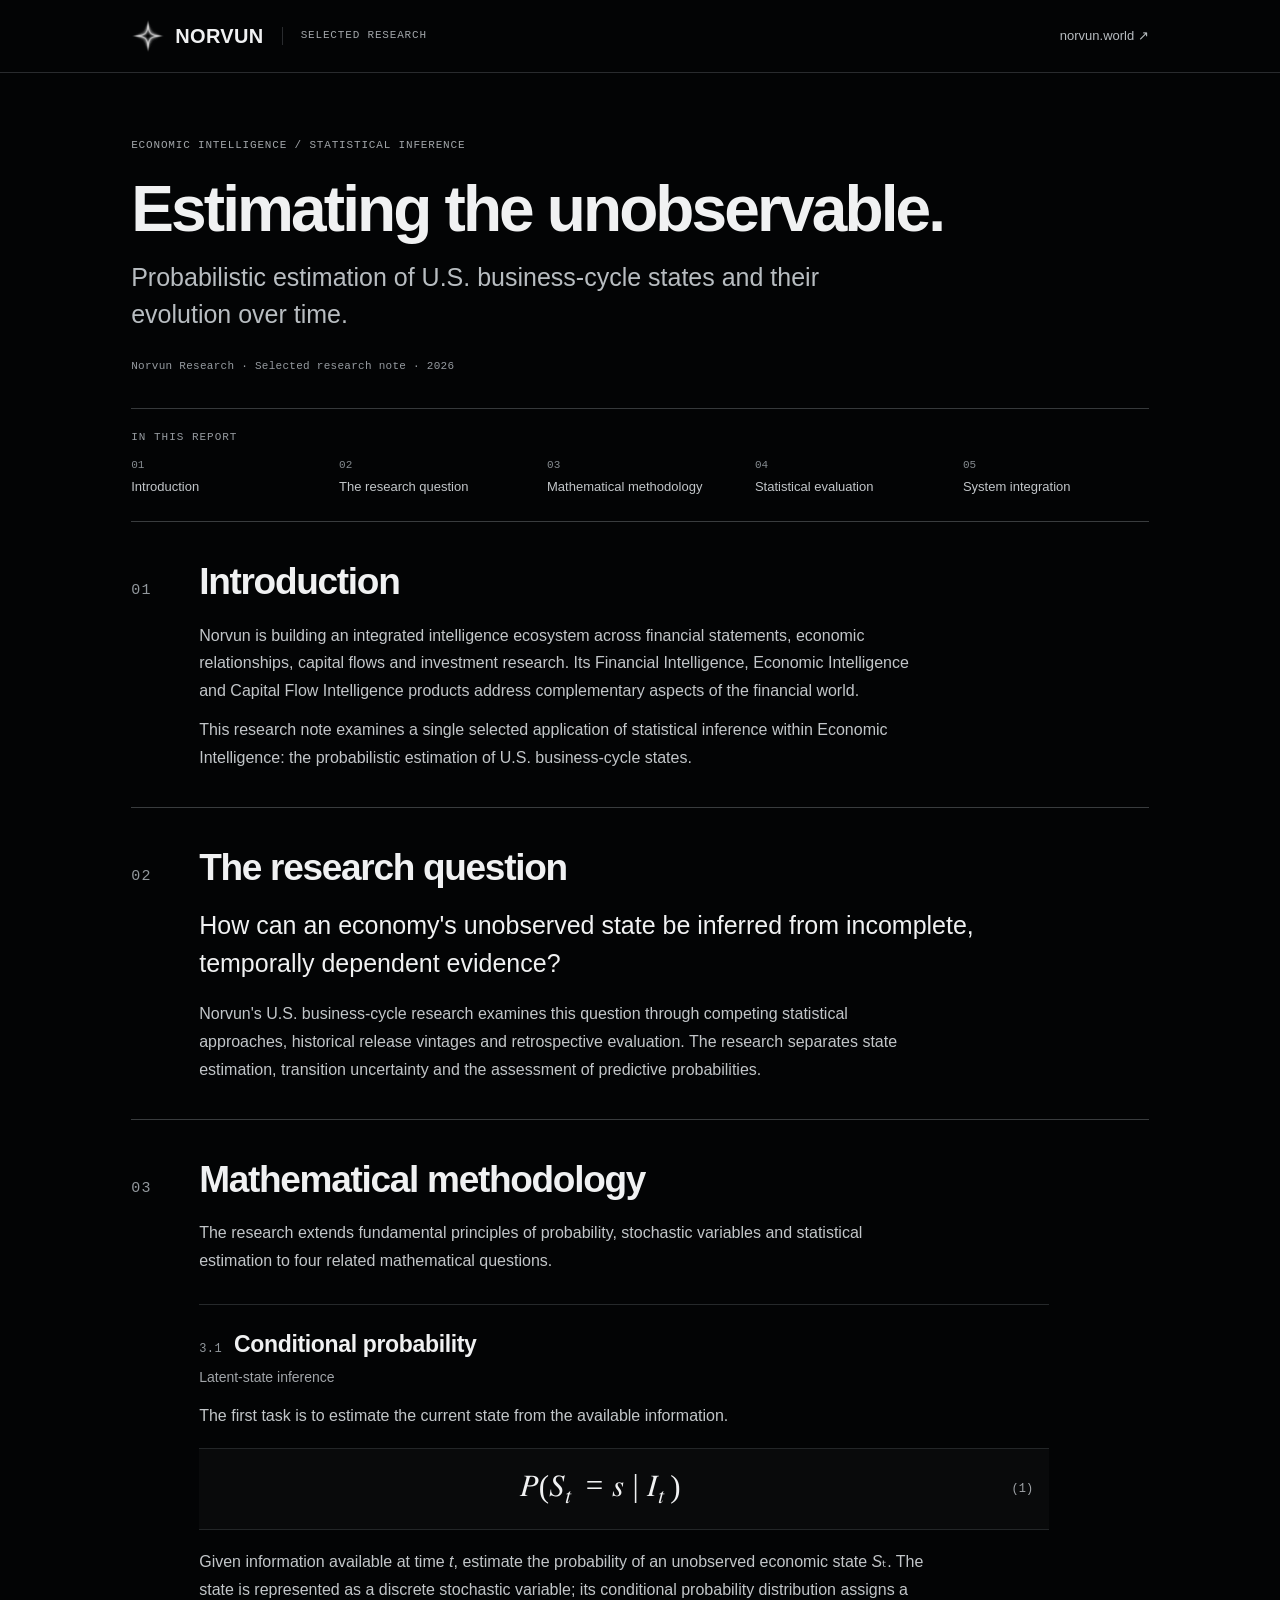
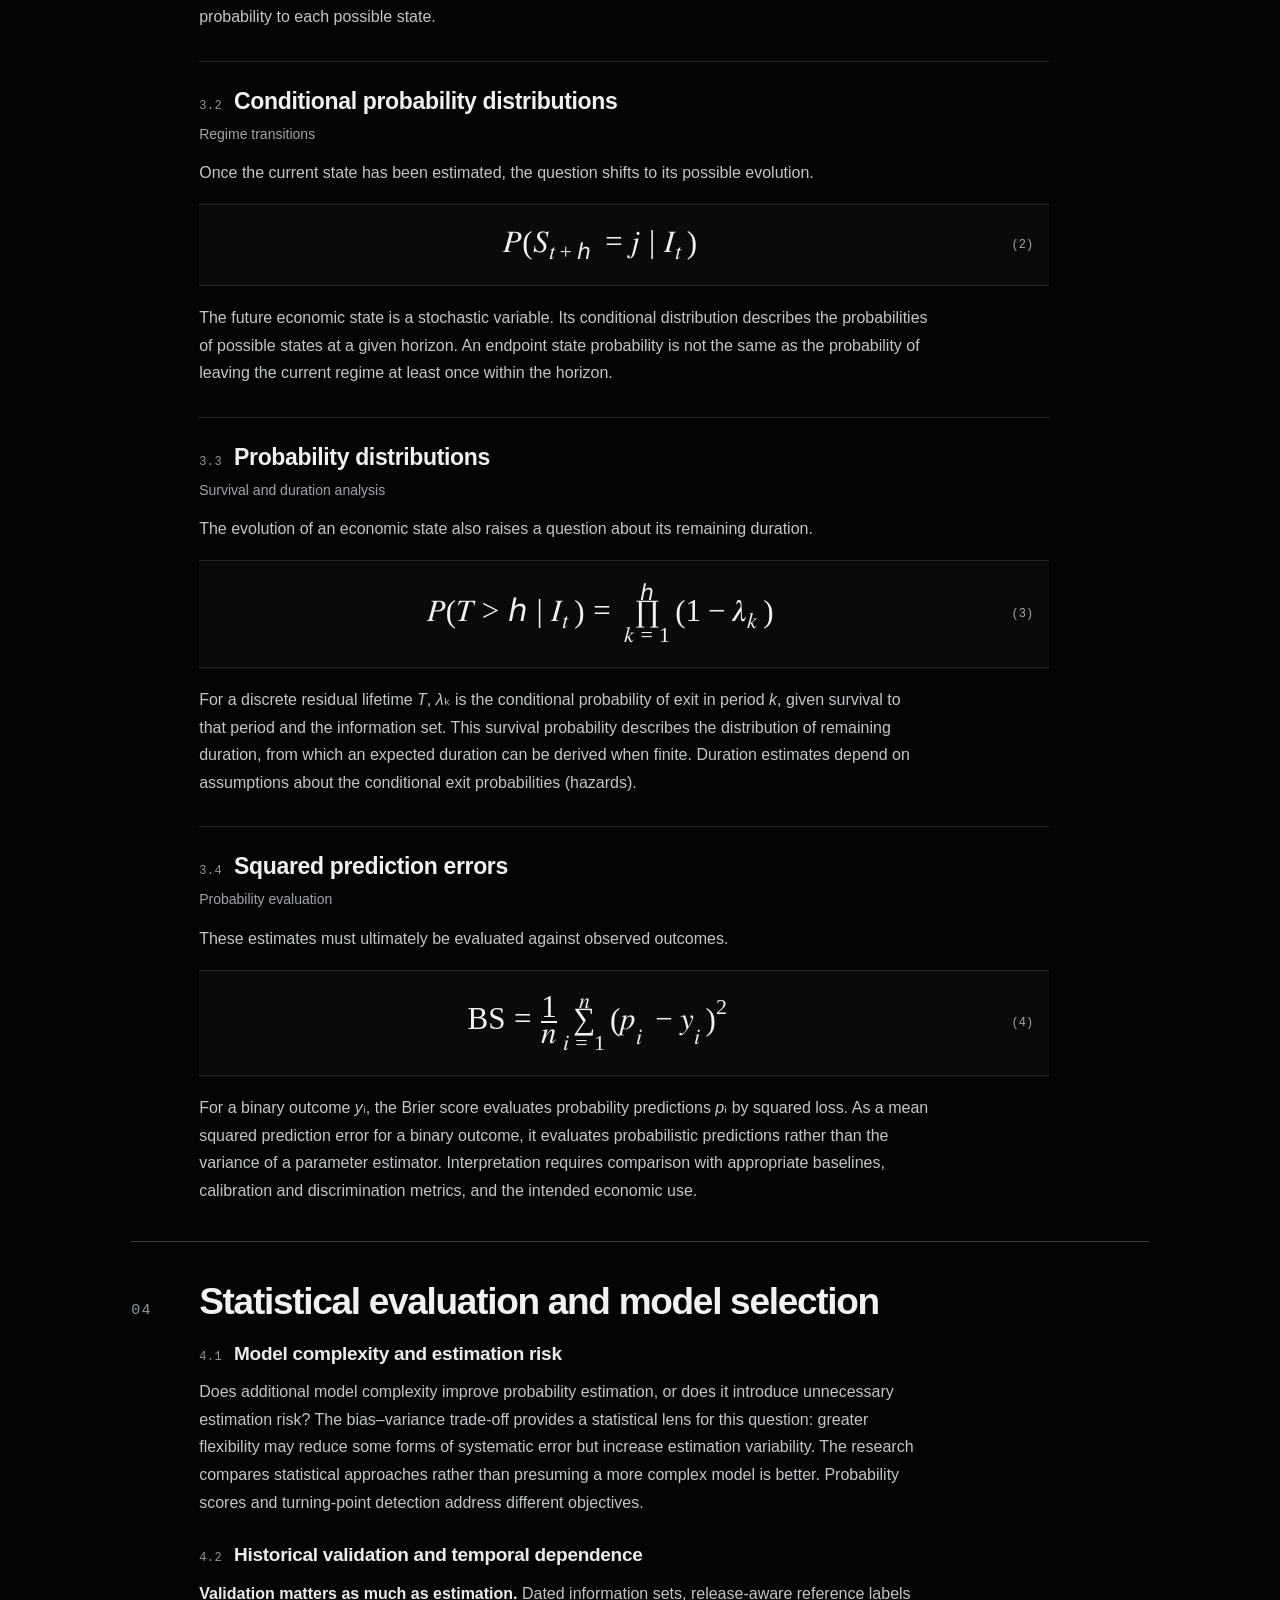
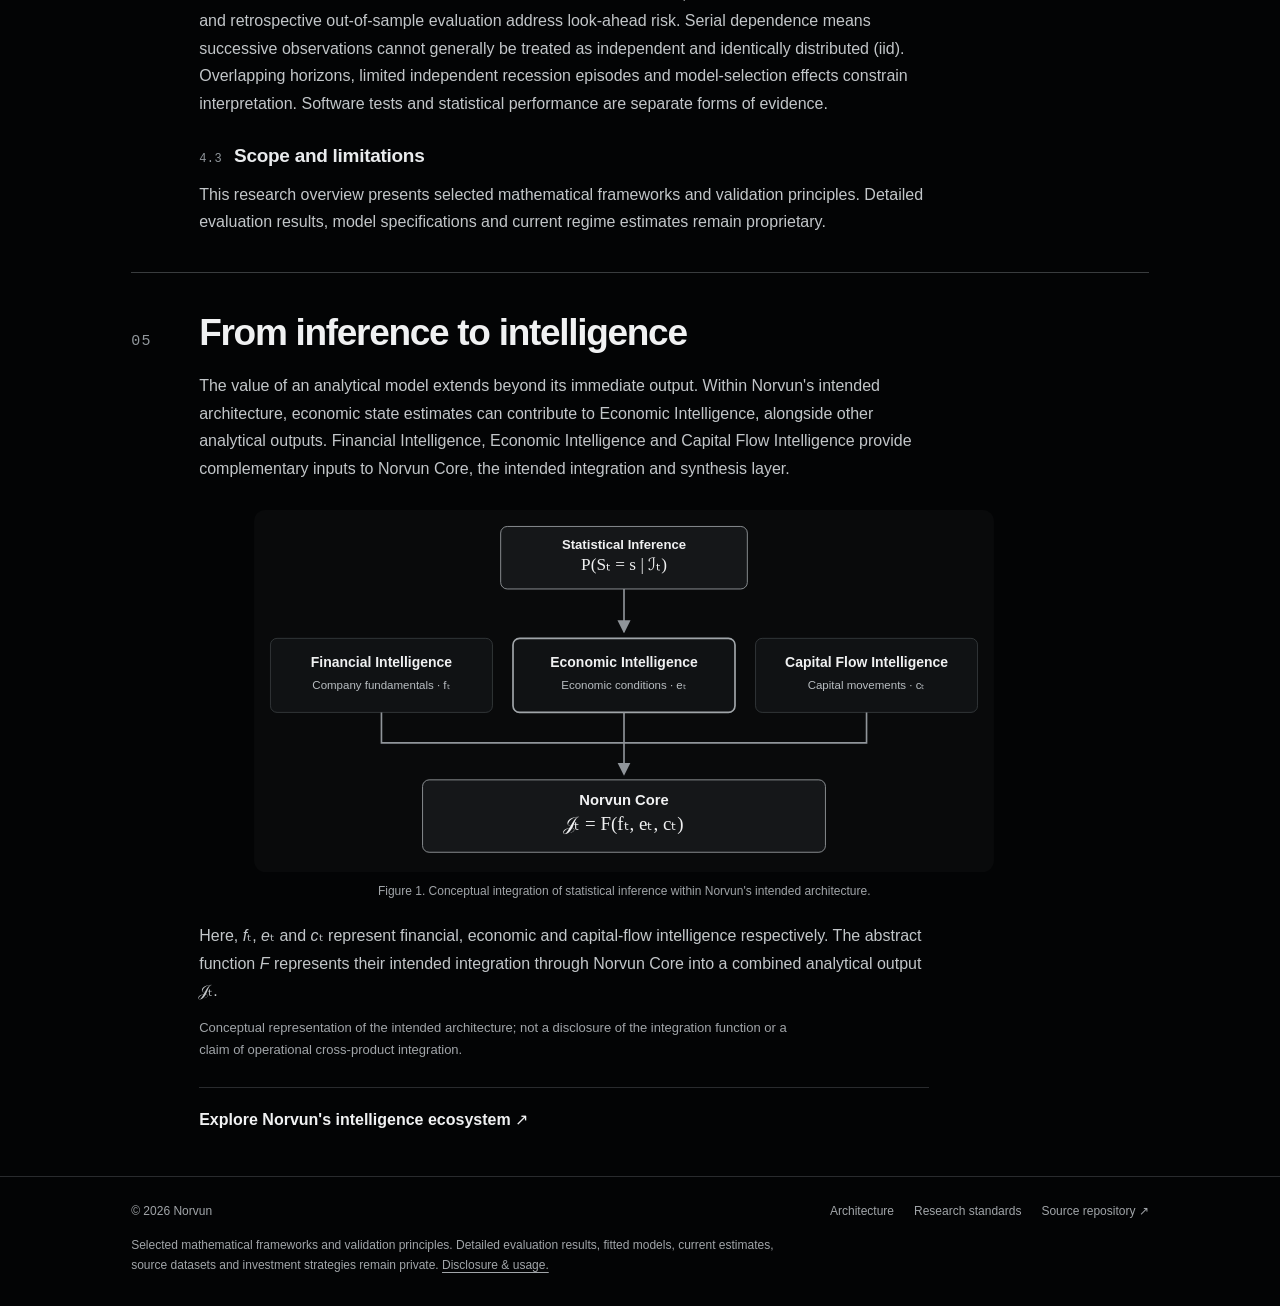
<file: index.html>
<!doctype html>
<html lang="en" class="note-document">
<head><meta charset="utf-8"><meta name="viewport" content="width=device-width,initial-scale=1"><meta name="theme-color" content="#030405"><meta name="description" content="Norvun Research — a selected research note on probabilistic estimation of U.S. business-cycle states, transitions and duration uncertainty."><title>Estimating the unobservable — Norvun Research</title><link rel="icon" type="image/png" href="assets/norvun-emblem-small.png"><link rel="stylesheet" href="research.css"><link rel="stylesheet" href="note.css"></head>
<body><a class="skip" href="#content">Skip to research note</a>
<header class="note-header"><div class="note-shell note-header-inner"><a class="brand" href="index.html" aria-label="Norvun Research home"><img src="assets/norvun-emblem-small.png" alt="" width="34" height="34"><span>NORVUN</span></a><span class="note-edition">SELECTED RESEARCH</span><a class="note-website" href="https://norvun.world">norvun.world <span aria-hidden="true">↗</span></a></div></header>
<main class="note-shell" id="content">
<article class="note" aria-labelledby="note-title">
<header class="note-title" id="statistical_inference"><p class="note-kicker">ECONOMIC INTELLIGENCE / STATISTICAL INFERENCE</p><h1 id="note-title">Estimating the unobservable.</h1><p class="note-subtitle">Probabilistic estimation of U.S. business-cycle states and their evolution over time.</p><p class="note-meta">Norvun Research · Selected research note · 2026</p></header>
<nav class="note-contents" aria-label="Report contents"><span class="contents-label">IN THIS REPORT</span><ol><li><a href="#readme"><span>01</span>Introduction</a></li><li><a href="#research-question"><span>02</span>The research question</a></li><li><a href="#foundations"><span>03</span>Mathematical methodology</a></li><li><a href="#evidence"><span>04</span>Statistical evaluation</a></li><li><a href="#architecture"><span>05</span>System integration</a></li></ol></nav>
<section class="note-section" id="readme" aria-labelledby="intro-title"><header class="report-section-heading"><span class="section-number" aria-hidden="true">01</span><h2 id="intro-title">Introduction</h2></header><div class="section-body"><p>Norvun is building an integrated intelligence ecosystem across financial statements, economic relationships, capital flows and investment research. Its Financial Intelligence, Economic Intelligence and Capital Flow Intelligence products address complementary aspects of the financial world.</p><p>This research note examines a single selected application of statistical inference within Economic Intelligence: the probabilistic estimation of U.S. business-cycle states.</p></div></section>
<section class="note-section" id="research-question" aria-labelledby="question-title"><header class="report-section-heading"><span class="section-number" aria-hidden="true">02</span><h2 id="question-title">The research question</h2></header><div class="section-body"><p class="note-research-question">How can an economy's unobserved state be inferred from incomplete, temporally dependent evidence?</p><p>Norvun's U.S. business-cycle research examines this question through competing statistical approaches, historical release vintages and retrospective evaluation. The research separates state estimation, transition uncertainty and the assessment of predictive probabilities.</p></div></section>
<section class="note-section" id="foundations" aria-labelledby="method-title"><header class="report-section-heading"><span class="section-number" aria-hidden="true">03</span><h2 id="method-title">Mathematical methodology</h2></header><div class="section-body"><p>The research extends fundamental principles of probability, stochastic variables and statistical estimation to four related mathematical questions.</p><section class="note-question" id="question-01"><h3><span class="subsection-number">3.1</span><span class="subsection-title">Conditional probability</span></h3><p class="subsection-topic">Latent-state inference</p><p>The first task is to estimate the current state from the available information.</p><div class="equation"><div class="math-scroll"><math display="block" aria-label="P(Sₜ = s | ℐₜ)"><mi>P</mi><mo>(</mo><msub><mi>S</mi><mi>t</mi></msub><mo>=</mo><mi>s</mi><mo>|</mo><msub><mi mathvariant="script">I</mi><mi>t</mi></msub><mo>)</mo></math></div><span class="eq-number">(1)</span></div><p>Given information available at time <i>t</i>, estimate the probability of an unobserved economic state <i>Sₜ</i>. The state is represented as a discrete stochastic variable; its conditional probability distribution assigns a probability to each possible state.</p></section>
<section class="note-question" id="question-02"><h3><span class="subsection-number">3.2</span><span class="subsection-title">Conditional probability distributions</span></h3><p class="subsection-topic">Regime transitions</p><p>Once the current state has been estimated, the question shifts to its possible evolution.</p><div class="equation"><div class="math-scroll"><math display="block" aria-label="P(Sₜ₊ₕ = j | ℐₜ)"><mi>P</mi><mo>(</mo><msub><mi>S</mi><mrow><mi>t</mi><mo>+</mo><mi>h</mi></mrow></msub><mo>=</mo><mi>j</mi><mo>|</mo><msub><mi mathvariant="script">I</mi><mi>t</mi></msub><mo>)</mo></math></div><span class="eq-number">(2)</span></div><p>The future economic state is a stochastic variable. Its conditional distribution describes the probabilities of possible states at a given horizon. An endpoint state probability is not the same as the probability of leaving the current regime at least once within the horizon.</p></section>
<section class="note-question" id="question-03"><h3><span class="subsection-number">3.3</span><span class="subsection-title">Probability distributions</span></h3><p class="subsection-topic">Survival and duration analysis</p><p>The evolution of an economic state also raises a question about its remaining duration.</p><div class="equation"><div class="math-scroll"><math display="block" aria-label="P(T &gt; h | ℐₜ) = ∏ₖ₌₁ʰ (1 − λₖ)"><mi>P</mi><mo>(</mo><mi>T</mi><mo>&gt;</mo><mi>h</mi><mo>|</mo><msub><mi mathvariant="script">I</mi><mi>t</mi></msub><mo>)</mo><mo>=</mo><munderover><mo>∏</mo><mrow><mi>k</mi><mo>=</mo><mn>1</mn></mrow><mi>h</mi></munderover><mo>(</mo><mn>1</mn><mo>−</mo><msub><mi>λ</mi><mi>k</mi></msub><mo>)</mo></math></div><span class="eq-number">(3)</span></div><p>For a discrete residual lifetime <i>T</i>, <i>λₖ</i> is the conditional probability of exit in period <i>k</i>, given survival to that period and the information set. This survival probability describes the distribution of remaining duration, from which an expected duration can be derived when finite. Duration estimates depend on assumptions about the conditional exit probabilities (hazards).</p></section>
<section class="note-question" id="question-04"><h3><span class="subsection-number">3.4</span><span class="subsection-title">Squared prediction errors</span></h3><p class="subsection-topic">Probability evaluation</p><p>These estimates must ultimately be evaluated against observed outcomes.</p><div class="equation"><div class="math-scroll"><math display="block" aria-label="BS = (1/n) Σᵢ₌₁ⁿ (pᵢ − yᵢ)²"><mi mathvariant="normal">BS</mi><mo>=</mo><mfrac><mn>1</mn><mi>n</mi></mfrac><munderover><mo>∑</mo><mrow><mi>i</mi><mo>=</mo><mn>1</mn></mrow><mi>n</mi></munderover><msup><mrow><mo>(</mo><msub><mi>p</mi><mi>i</mi></msub><mo>−</mo><msub><mi>y</mi><mi>i</mi></msub><mo>)</mo></mrow><mn>2</mn></msup></math></div><span class="eq-number">(4)</span></div><p>For a binary outcome <i>yᵢ</i>, the Brier score evaluates probability predictions <i>pᵢ</i> by squared loss. As a mean squared prediction error for a binary outcome, it evaluates probabilistic predictions rather than the variance of a parameter estimator. Interpretation requires comparison with appropriate baselines, calibration and discrimination metrics, and the intended economic use.</p></section></div></section>
<section class="note-section" id="evidence" aria-labelledby="eval-title"><header class="report-section-heading"><span class="section-number" aria-hidden="true">04</span><h2 id="eval-title">Statistical evaluation and model selection</h2></header><div class="section-body"><h3 class="evaluation-heading"><span class="subsection-number">4.1</span> Model complexity and estimation risk</h3><p>Does additional model complexity improve probability estimation, or does it introduce unnecessary estimation risk? The bias–variance trade-off provides a statistical lens for this question: greater flexibility may reduce some forms of systematic error but increase estimation variability. The research compares statistical approaches rather than presuming a more complex model is better. Probability scores and turning-point detection address different objectives.</p>
<h3 class="evaluation-heading"><span class="subsection-number">4.2</span> Historical validation and temporal dependence</h3><p><strong>Validation matters as much as estimation.</strong> Dated information sets, release-aware reference labels and retrospective out-of-sample evaluation address look-ahead risk. Serial dependence means successive observations cannot generally be treated as independent and identically distributed (iid). Overlapping horizons, limited independent recession episodes and model-selection effects constrain interpretation. Software tests and statistical performance are separate forms of evidence.</p>
<h3 class="evaluation-heading"><span class="subsection-number">4.3</span> Scope and limitations</h3><p>This research overview presents selected mathematical frameworks and validation principles. Detailed evaluation results, model specifications and current regime estimates remain proprietary.</p></div></section>
<section class="note-section" id="architecture" aria-labelledby="integration-title"><header class="report-section-heading"><span class="section-number" aria-hidden="true">05</span><h2 id="integration-title">From inference to intelligence</h2></header><div class="section-body"><p>The value of an analytical model extends beyond its immediate output. Within Norvun's intended architecture, economic state estimates can contribute to Economic Intelligence, alongside other analytical outputs. Financial Intelligence, Economic Intelligence and Capital Flow Intelligence provide complementary inputs to Norvun Core, the intended integration and synthesis layer.</p><figure class="note-figure"><img src="assets/connected-intelligence.svg" alt="Statistical inference contributes to Economic Intelligence. Financial, Economic and Capital Flow Intelligence converge into the intended Norvun Core integration layer." width="900" height="440"><figcaption>Figure 1. Conceptual integration of statistical inference within Norvun's intended architecture.</figcaption></figure><p>Here, <i>fₜ</i>, <i>eₜ</i> and <i>cₜ</i> represent financial, economic and capital-flow intelligence respectively. The abstract function <i>F</i> represents their intended integration through Norvun Core into a combined analytical output <i>𝒥ₜ</i>.</p>
<p class="flow-note">Conceptual representation of the intended architecture; not a disclosure of the integration function or a claim of operational cross-product integration.</p><p class="note-link"><a href="https://norvun.world/index.html#intelligence">Explore Norvun's intelligence ecosystem <span aria-hidden="true">↗</span></a></p></div></section>
</article></main>
<footer class="note-footer" id="notice"><div class="note-shell"><div class="note-footer-top"><span>© 2026 Norvun</span><nav aria-label="Supporting documentation"><a href="architecture.html">Architecture</a><a href="standards.html">Research standards</a><a href="https://github.com/noahlillebaek/norvun-public">Source repository ↗</a></nav></div><p>Selected mathematical frameworks and validation principles. Detailed evaluation results, fitted models, current estimates, source datasets and investment strategies remain private. <a href="standards.html#notice">Disclosure &amp; usage.</a></p></div></footer>
</body></html>
</file>
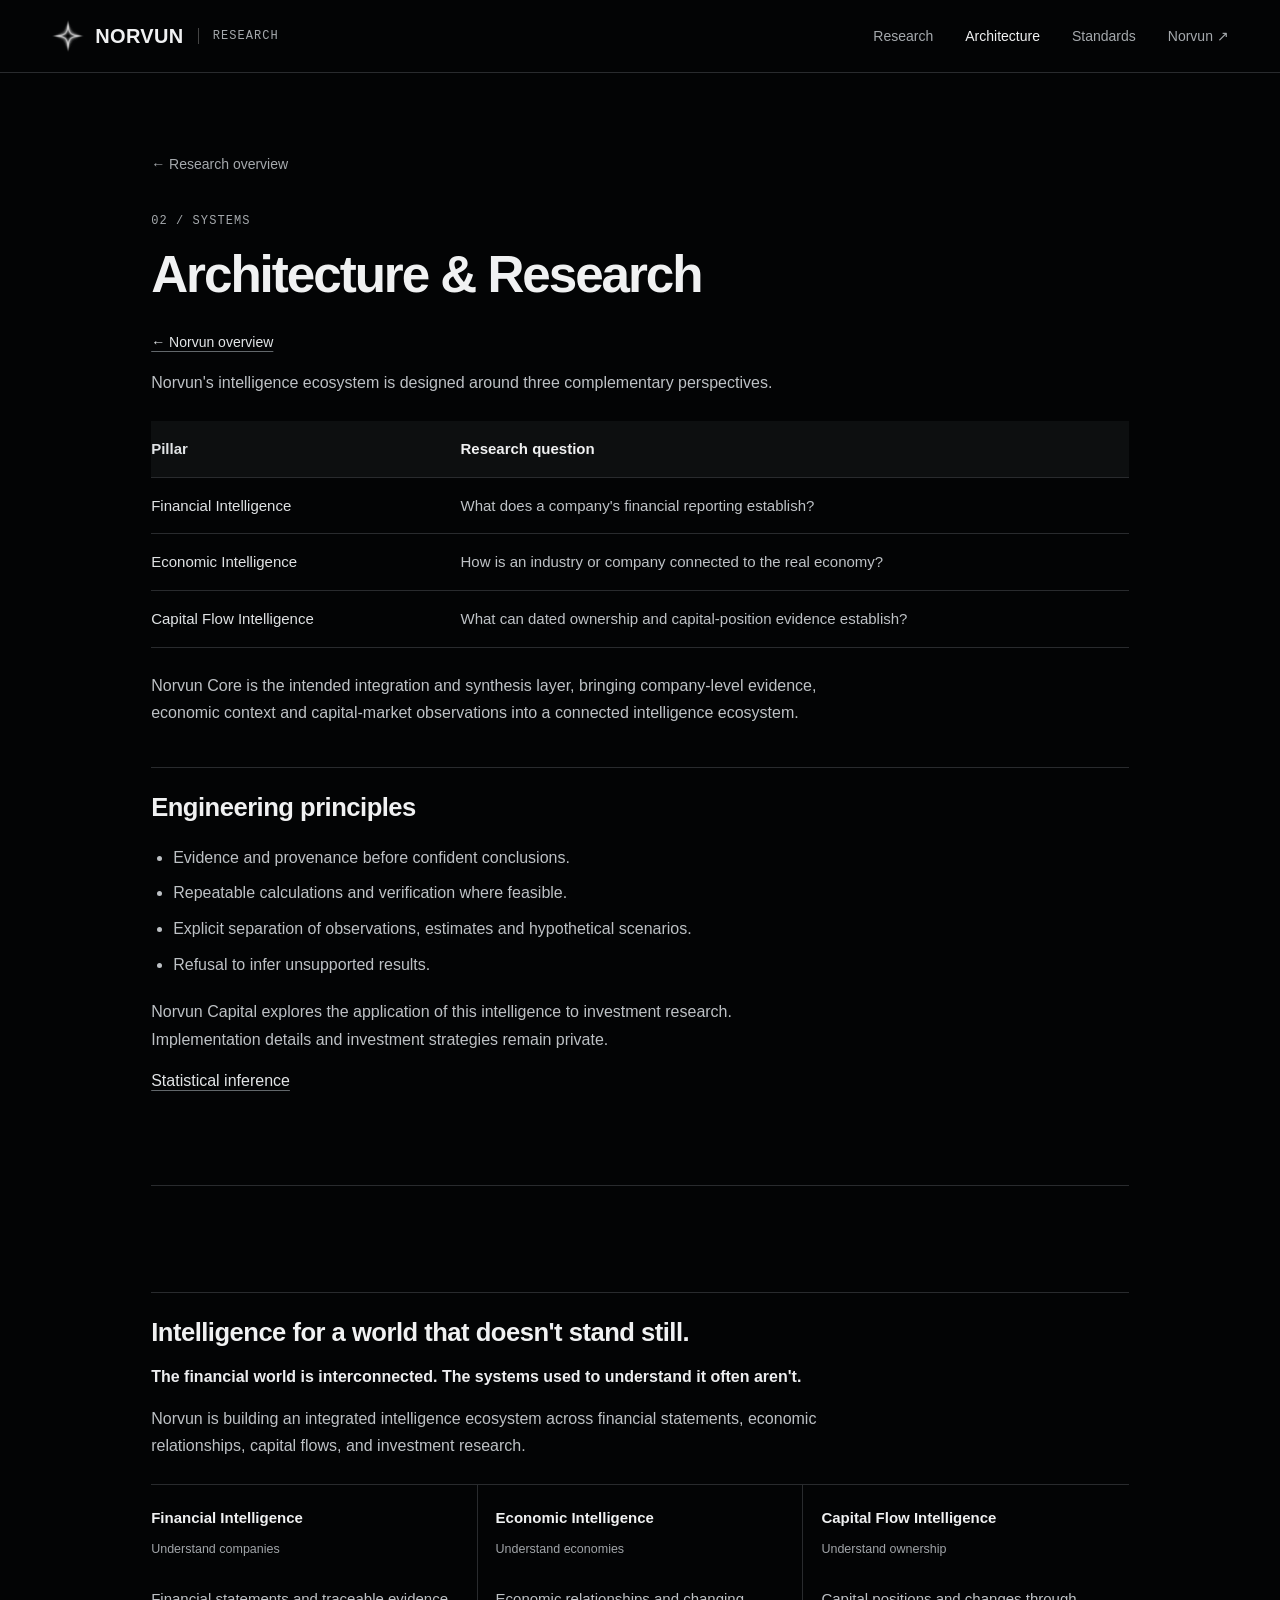
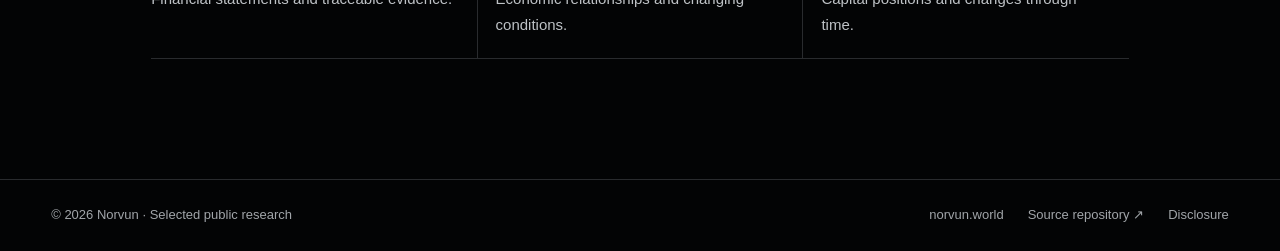
<file: architecture.html>
<!doctype html>
<html lang="en">
<head><meta charset="utf-8"><meta name="viewport" content="width=device-width,initial-scale=1"><meta name="theme-color" content="#030405"><meta name="description" content="Norvun Research — selected public research in statistical inference, intelligence architecture and research standards."><title>Intelligence architecture — Norvun Research</title><link rel="icon" type="image/png" href="assets/norvun-emblem-small.png"><link rel="stylesheet" href="research.css"></head>
<body><a class="skip" href="#content">Skip to content</a><header class="site-header"><div class="header-inner"><a class="brand" href="index.html" aria-label="Norvun Research home"><img src="assets/norvun-emblem-small.png" alt="" width="34" height="34"><span>NORVUN</span><span class="division">RESEARCH</span></a><nav class="headerlinks" aria-label="Primary navigation"><a href="research.html">Research</a><a href="architecture.html" aria-current="page">Architecture</a><a href="standards.html">Standards</a><a href="https://norvun.world">Norvun <span aria-hidden="true">↗</span></a></nav><details class="mobile-menu"><summary aria-label="Navigation menu"><span></span><span></span></summary><nav aria-label="Mobile navigation"><a href="index.html">Overview</a><a href="research.html">Research</a><a href="architecture.html">Architecture</a><a href="standards.html">Standards</a><a href="https://norvun.world">Norvun ↗</a></nav></details></div></header><main class="reading" id="content"><a class="back-link" href="index.html">← Research overview</a><article class="panel" id="architecture"><div class="filebar">02 / Systems</div><div class="md"><h1>Architecture &amp; Research</h1>
<p><a href="index.html#readme">← Norvun overview</a></p>
<p>Norvun's intelligence ecosystem is designed around three complementary perspectives.</p>
<table>
<thead>
<tr>
<th>Pillar</th>
<th>Research question</th>
</tr>
</thead>
<tbody>
<tr>
<td>Financial Intelligence</td>
<td>What does a company's financial reporting establish?</td>
</tr>
<tr>
<td>Economic Intelligence</td>
<td>How is an industry or company connected to the real economy?</td>
</tr>
<tr>
<td>Capital Flow Intelligence</td>
<td>What can dated ownership and capital-position evidence establish?</td>
</tr>
</tbody>
</table>
<p>Norvun Core is the intended integration and synthesis layer, bringing company-level evidence, economic context and capital-market observations into a connected intelligence ecosystem.</p>
<h3>Engineering principles</h3>
<ul>
<li>Evidence and provenance before confident conclusions.</li>
<li>Repeatable calculations and verification where feasible.</li>
<li>Explicit separation of observations, estimates and hypothetical scenarios.</li>
<li>Refusal to infer unsupported results.</li>
</ul>
<p>Norvun Capital explores the application of this intelligence to investment research. Implementation details and investment strategies remain private.</p>
<p><a href="research.html">Statistical inference</a></p>
</div></article><section class="panel"><div class="md">
<h3>Intelligence for a world that doesn't stand still.</h3>
<p><strong>The financial world is interconnected. The systems used to understand it often aren't.</strong></p>
<p>Norvun is building an integrated intelligence ecosystem across financial statements, economic relationships, capital flows, and investment research.</p>

<table class="pillars">
<tr>
<td valign="top" width="33%"><strong>Financial Intelligence</strong><br/><sub>Understand companies</sub><br/><br/>Financial statements and traceable evidence.</td>
<td valign="top" width="33%"><strong>Economic Intelligence</strong><br/><sub>Understand economies</sub><br/><br/>Economic relationships and changing conditions.</td>
<td valign="top" width="33%"><strong>Capital Flow Intelligence</strong><br/><sub>Understand ownership</sub><br/><br/>Capital positions and changes through time.</td>
</tr>
</table>
</div></section></main><footer class="site-footer" id="notice"><div class="footer-inner"><span>© 2026 Norvun · Selected public research</span><nav class="footer-links" aria-label="Research footer"><a href="https://norvun.world">norvun.world</a><a href="https://github.com/noahlillebaek/norvun-public">Source repository ↗</a><a href="standards.html#notice">Disclosure</a></nav></div></footer></body></html>
</file>
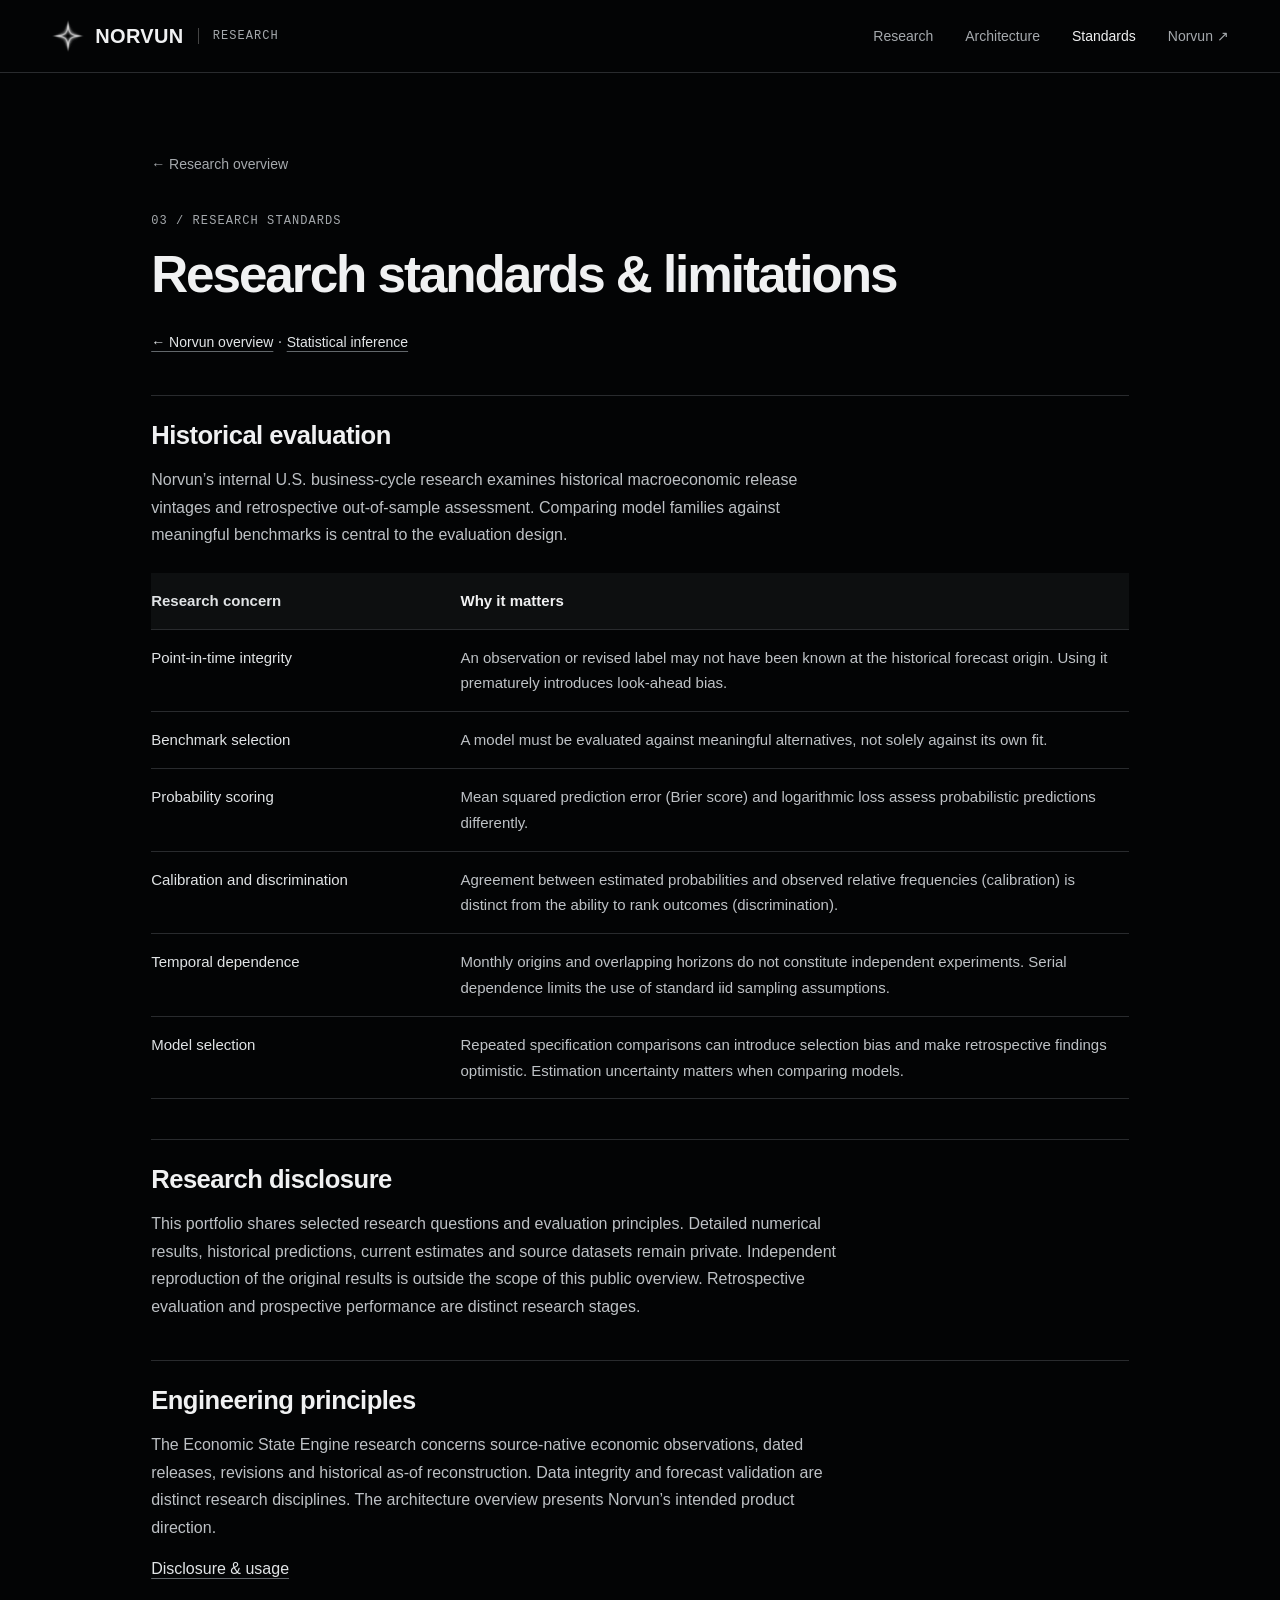
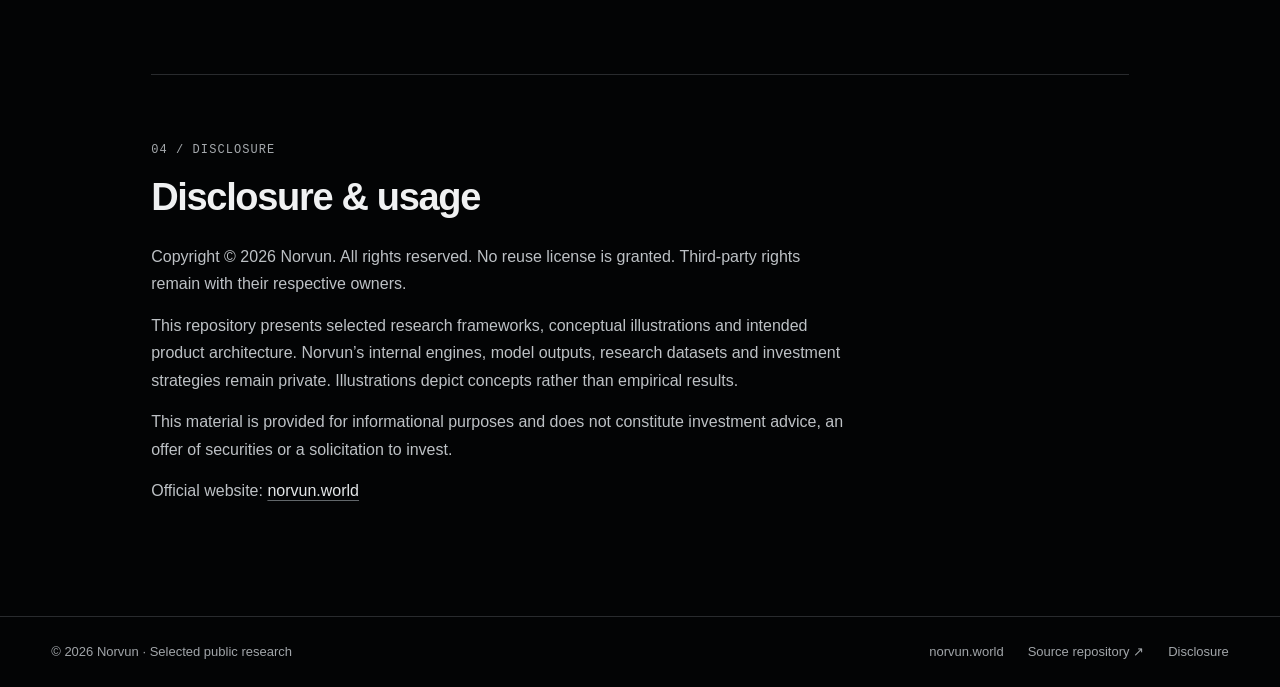
<file: standards.html>
<!doctype html>
<html lang="en">
<head><meta charset="utf-8"><meta name="viewport" content="width=device-width,initial-scale=1"><meta name="theme-color" content="#030405"><meta name="description" content="Norvun Research — selected public research in statistical inference, intelligence architecture and research standards."><title>Research standards — Norvun Research</title><link rel="icon" type="image/png" href="assets/norvun-emblem-small.png"><link rel="stylesheet" href="research.css"></head>
<body><a class="skip" href="#content">Skip to content</a><header class="site-header"><div class="header-inner"><a class="brand" href="index.html" aria-label="Norvun Research home"><img src="assets/norvun-emblem-small.png" alt="" width="34" height="34"><span>NORVUN</span><span class="division">RESEARCH</span></a><nav class="headerlinks" aria-label="Primary navigation"><a href="research.html">Research</a><a href="architecture.html">Architecture</a><a href="standards.html" aria-current="page">Standards</a><a href="https://norvun.world">Norvun <span aria-hidden="true">↗</span></a></nav><details class="mobile-menu"><summary aria-label="Navigation menu"><span></span><span></span></summary><nav aria-label="Mobile navigation"><a href="index.html">Overview</a><a href="research.html">Research</a><a href="architecture.html">Architecture</a><a href="standards.html">Standards</a><a href="https://norvun.world">Norvun ↗</a></nav></details></div></header><main class="reading" id="content"><a class="back-link" href="index.html">← Research overview</a><article class="panel" id="evidence"><div class="filebar">03 / Research standards</div><div class="md"><h1>Research standards &amp; limitations</h1>
<p><a href="index.html#readme">← Norvun overview</a> · <a href="research.html">Statistical inference</a></p>
<h3>Historical evaluation</h3>
<p>Norvun’s internal U.S. business-cycle research examines historical macroeconomic release vintages and retrospective out-of-sample assessment. Comparing model families against meaningful benchmarks is central to the evaluation design.</p>
<table>
<thead>
<tr>
<th>Research concern</th>
<th>Why it matters</th>
</tr>
</thead>
<tbody>
<tr>
<td>Point-in-time integrity</td>
<td>An observation or revised label may not have been known at the historical forecast origin. Using it prematurely introduces look-ahead bias.</td>
</tr>
<tr>
<td>Benchmark selection</td>
<td>A model must be evaluated against meaningful alternatives, not solely against its own fit.</td>
</tr>
<tr>
<td>Probability scoring</td>
<td>Mean squared prediction error (Brier score) and logarithmic loss assess probabilistic predictions differently.</td>
</tr>
<tr>
<td>Calibration and discrimination</td>
<td>Agreement between estimated probabilities and observed relative frequencies (calibration) is distinct from the ability to rank outcomes (discrimination).</td>
</tr>
<tr>
<td>Temporal dependence</td>
<td>Monthly origins and overlapping horizons do not constitute independent experiments. Serial dependence limits the use of standard iid sampling assumptions.</td>
</tr>
<tr>
<td>Model selection</td>
<td>Repeated specification comparisons can introduce selection bias and make retrospective findings optimistic. Estimation uncertainty matters when comparing models.</td>
</tr>
</tbody>
</table>
<h3>Research disclosure</h3>
<p>This portfolio shares selected research questions and evaluation principles. Detailed numerical results, historical predictions, current estimates and source datasets remain private. Independent reproduction of the original results is outside the scope of this public overview. Retrospective evaluation and prospective performance are distinct research stages.</p>
<h3>Engineering principles</h3>
<p>The Economic State Engine research concerns source-native economic observations, dated releases, revisions and historical as-of reconstruction. Data integrity and forecast validation are distinct research disciplines. The architecture overview presents Norvun’s intended product direction.</p>
<p><a href="standards.html#notice">Disclosure &amp; usage</a></p>
</div></article><article class="panel" id="notice"><div class="filebar">04 / Disclosure</div><div class="md"><h2>Disclosure &amp; usage</h2>
<p>Copyright © 2026 Norvun. All rights reserved. No reuse license is granted. Third-party rights remain with their respective owners.</p>
<p>This repository presents selected research frameworks, conceptual illustrations and intended product architecture. Norvun’s internal engines, model outputs, research datasets and investment strategies remain private. Illustrations depict concepts rather than empirical results.</p>
<p>This material is provided for informational purposes and does not constitute investment advice, an offer of securities or a solicitation to invest.</p>
<p>Official website: <a href="https://norvun.world">norvun.world</a></p>
</div></article></main><footer class="site-footer"><div class="footer-inner"><span>© 2026 Norvun · Selected public research</span><nav class="footer-links" aria-label="Research footer"><a href="https://norvun.world">norvun.world</a><a href="https://github.com/noahlillebaek/norvun-public">Source repository ↗</a><a href="standards.html#notice">Disclosure</a></nav></div></footer></body></html>
</file>
<file: research.css>
:root{color-scheme:dark;--bg:#030405;--panel:#0b0d0e;--text:#f0f1f2;--muted:#a5a9ad;--line:#292b2e;--subtle:#777d82;--nav:72px;--gutter:clamp(20px,4vw,64px);font-family:Inter,Geist,"Helvetica Neue",Arial,sans-serif;font-synthesis:none}
*{box-sizing:border-box}html{scroll-behavior:smooth;scroll-padding-top:calc(var(--nav) + 22px)}body{margin:0;background:var(--bg);color:var(--text);font-size:16px;line-height:1.72;-webkit-font-smoothing:antialiased}a{color:inherit;text-decoration:none}a:focus-visible{outline:2px solid #c6c9cc;outline-offset:4px}a:hover{color:#fff}::selection{background:#d0d3d6;color:#030405}
.skip{position:fixed;top:-100px;left:20px;z-index:20;background:#fff;color:#030405;padding:12px}.skip:focus{top:10px}
.site-header{position:sticky;top:0;z-index:10;background:var(--bg);border-bottom:1px solid var(--line)}.header-inner{height:var(--nav);max-width:1600px;margin:auto;padding:0 var(--gutter);display:flex;align-items:center;gap:24px;justify-content:space-between}.brand{display:inline-flex;align-items:center;gap:10px;white-space:nowrap;font-size:20px;font-weight:600;letter-spacing:.018em}.brand img{width:34px;height:34px;object-fit:contain;mix-blend-mode:screen}.brand .division{font:12px/1.4 ui-monospace,SFMono-Regular,Consolas,monospace;letter-spacing:.09em;color:var(--muted);border-left:1px solid #444;padding-left:14px;margin-left:4px}.headerlinks{display:flex;align-items:center;gap:clamp(14px,2.5vw,32px);font-size:14px;color:var(--muted)}.headerlinks a{white-space:nowrap}
.page{max-width:1600px;margin:0 auto;padding:0 var(--gutter) 60px}.hero{position:relative;isolation:isolate;min-height:430px;padding:clamp(56px,8vh,100px) 0 34px;border-bottom:1px solid var(--line);display:grid;grid-template-columns:minmax(0,1.6fr) minmax(0,1fr);align-items:center;gap:32px}.hero-copy{position:relative;z-index:1}.eyebrow,.filebar,.side h2,.section-label,.figure-label{font:12px/1.5 ui-monospace,SFMono-Regular,Consolas,monospace;letter-spacing:.09em;color:var(--muted);text-transform:uppercase}.hero h1{font-size:clamp(36px,4.2vw,72px);line-height:1.12;font-weight:550;letter-spacing:-.045em;margin:18px 0 22px}.hero h1 span{display:block;color:#a2a6aa}.hero p{color:#b1b5b9;max-width:62ch;font-size:clamp(17px,1.4vw,21px);line-height:1.6;margin:0 0 28px}.hero-art{width:100%;height:auto;display:block;filter:grayscale(1);opacity:.8;mask-image:linear-gradient(90deg,transparent,black 15%,black 85%,transparent)}.button{display:inline-flex;align-items:center;gap:22px;background:#f0f1f2;color:#070809;border:1px solid #f0f1f2;padding:11px 18px;min-height:46px;font-weight:550;font-size:14px;border-radius:6px}.button:hover{color:#070809;background:#dce0e2}.hero-index{grid-column:1/-1;display:grid;grid-template-columns:repeat(3,minmax(0,1fr));gap:24px;padding-top:22px;border-top:1px solid var(--line)}.hero-index a{display:flex;flex-direction:column;gap:5px;font-size:17px;font-weight:500}.hero-index small{color:var(--muted);font:11px/1.5 ui-monospace,SFMono-Regular,Consolas,monospace;letter-spacing:.06em}
.layout{display:grid;grid-template-columns:200px minmax(0,1fr);align-items:start;gap:clamp(28px,5vw,76px);padding-top:40px}.content{min-width:0}.side{position:sticky;top:calc(var(--nav) + 20px);align-self:start;max-height:calc(100vh - var(--nav) - 40px);overflow-y:auto;padding-right:18px;border-right:1px solid var(--line)}.side h2{margin:0 0 17px;font-weight:400}.side a{display:block;padding:11px 0;color:#aeb2b6;font-size:14px;line-height:1.45;border-bottom:1px solid #181a1c}.side a:hover,.side a:focus-visible{color:#fff}.side a:last-child{border:0}
.panel{padding:8px 0 clamp(36px,6vw,78px);border-bottom:1px solid var(--line);margin:0 0 42px}.panel:last-child{border-bottom:0;margin-bottom:0}.filebar{margin:0 0 16px}.md{max-width:1120px}.md h2{font-size:clamp(32px,3vw,49px);line-height:1.16;letter-spacing:-.035em;font-weight:550;margin:0 0 24px}.md h3{font-size:clamp(22px,2vw,30px);line-height:1.25;font-weight:550;letter-spacing:-.02em;border-top:1px solid var(--line);padding-top:24px;margin:40px 0 14px}.md h4{font-size:13px;text-transform:uppercase;letter-spacing:.08em;color:var(--muted);font-family:ui-monospace,SFMono-Regular,Consolas,monospace;font-weight:400;margin:30px 0 10px}.md p{max-width:85ch;margin:14px 0;color:#bdc1c5}.md p strong{color:#ecedef;font-weight:550}.md p a,.md h3 a{color:#e2e5e7;text-decoration:underline;text-decoration-color:#62676b;text-underline-offset:4px}.md ul{padding-left:22px;color:#bdc1c5;max-width:85ch}.md li{padding:4px 0}.md p sub{color:#969ba0;vertical-align:baseline;font-size:13px;line-height:1.5}.md img{max-width:100%;height:auto;display:block}.md hr{border:0;border-top:1px solid var(--line);margin:32px 0}
.md table{border-collapse:collapse;width:100%;margin:24px 0;font-size:15px;color:#bec2c6;table-layout:fixed}.md th,.md td{border-bottom:1px solid var(--line);padding:15px 16px;text-align:left;vertical-align:top;overflow-wrap:anywhere}.md th{font-weight:550;color:#f0f1f2;background:#0d0f10}.md th:first-child,.md td:first-child{padding-left:0}.md td strong{color:#f0f1f2}.md table:not(.pillars) th:first-child,.md table:not(.pillars) td:first-child{width:30%;color:#e0e3e5}.md .pillars td{width:33.333%;border-top:1px solid var(--line);border-right:1px solid var(--line);padding:20px 18px}.md .pillars td:first-child{padding-left:0}.md .pillars td:last-child{border-right:0}.md .pillars sub{color:#a1a5a9}
.framework{margin:28px 0;border:1px solid var(--line);padding:20px;border-radius:6px;background:#090a0b}.framework-grid{display:grid;grid-template-columns:repeat(3,minmax(0,1fr));gap:24px;margin-top:14px}.framework-step{min-width:0;border-top:1px solid #41464a;padding:14px 0 0}.framework-step small{font:11px/1.5 ui-monospace,SFMono-Regular,Consolas,monospace;letter-spacing:.06em;color:var(--muted)}.framework-step strong{display:block;font-size:18px;font-weight:550;margin:8px 0;color:#e9ebed}.framework-step p{font-size:14px;margin:0;color:#aeb2b6;line-height:1.55}
.question{margin:32px 0 0!important;border-top:1px solid var(--line);padding-top:18px;color:#eceeef!important;font-weight:550}.equation{display:grid;grid-template-columns:minmax(0,1fr) auto;align-items:center;gap:16px;padding:22px 16px;margin:14px 0;background:#0b0d0e;border-top:1px solid #25282a;border-bottom:1px solid #25282a;min-width:0}.math-scroll{overflow-x:auto;text-align:center;min-width:0;padding:5px 0}.equation math{font-size:clamp(19px,2.2vw,29px);color:#f0f1f2;white-space:nowrap}.eq-number{font:12px ui-monospace,SFMono-Regular,Consolas,monospace;color:var(--muted)}
.connected-flow{width:100%;max-width:900px;padding:24px 18px;background:#090a0b;border:1px solid var(--line);border-radius:6px;margin:28px auto;text-align:center}.flow-node{background:#101214;border:1px solid #393d40;border-radius:5px;padding:18px 10px;min-width:0;display:flex;flex-direction:column;gap:5px;justify-content:center;align-items:center}.flow-node strong{font-size:15px;line-height:1.35;color:#f0f1f2;font-weight:550}.flow-node small{font-size:13px;color:#b8bdc1}.flow-start,.flow-end{background:#151719;border-color:#777d82;width:fit-content;max-width:100%;margin-inline:auto;padding-inline:26px}.flow-math{font:21px/1.4 Georgia,serif;color:#e9ebed}.flow-arrow{font-size:22px;line-height:1.4;color:#90959a;padding:4px 0}.flow-products{display:grid;grid-template-columns:repeat(3,minmax(0,1fr));gap:12px}.flow-products .economic{border-color:#b3b7bb}.flow-merge{width:66.666%;height:35px;position:relative;margin:auto;border-bottom:1px solid #90959a;border-left:1px solid #90959a;border-right:1px solid #90959a}.flow-merge:after{content:"";height:35px;position:absolute;left:50%;top:0;border-left:1px solid #90959a}.md .flow-cta{display:inline-flex;align-items:center;gap:16px;border:1px solid #505458;border-radius:5px;color:#eceeef;background:#0b0d0e;padding:12px 18px;font-weight:550;text-decoration:none}.md .flow-cta:hover{background:#191b1d}.md .flow-note{color:#969ba0;font-size:13px}
.site-footer{border-top:1px solid var(--line);padding:24px var(--gutter);color:#a1a5a9;font-size:13px}.footer-inner{max-width:1472px;margin:auto;display:flex;gap:24px;align-items:center;justify-content:space-between;flex-wrap:wrap}.footer-links{display:flex;gap:24px;flex-wrap:wrap}.footer-links a:hover{text-decoration:underline;text-underline-offset:4px}
@media(max-width:1000px){.hero{grid-template-columns:minmax(0,1fr) minmax(0,.6fr);min-height:0}.layout{grid-template-columns:165px minmax(0,1fr);gap:24px}.side a{font-size:13px}.headerlinks{gap:15px}}
@media(max-width:760px){:root{--nav:62px;--gutter:20px}html{scroll-padding-top:120px}.header-inner{gap:12px}.brand{font-size:17px}.brand img{width:28px;height:28px}.brand .division{font-size:10px;padding-left:8px;margin-left:0}.headerlinks a:not(:last-child){display:none}.headerlinks{font-size:12px}.hero{display:block;padding-top:38px;padding-bottom:24px}.hero h1{font-size:clamp(34px,8vw,50px)}.hero-art{max-height:170px;object-fit:cover;margin:20px 0}.hero-index{gap:12px}.hero-index a{font-size:13px}.hero-index small{font-size:10px}.layout{display:block;padding-top:0}.side{display:flex;align-items:center;position:sticky;top:var(--nav);z-index:5;width:calc(100% + 2 * var(--gutter));margin-inline:calc(-1 * var(--gutter));max-height:none;overflow-x:auto;overflow-y:hidden;background:var(--bg);border:0;border-bottom:1px solid var(--line);padding:0 var(--gutter);gap:20px;scrollbar-width:thin}.side h2{position:absolute;width:1px;height:1px;overflow:hidden;clip-path:inset(50%)}.side a{flex:none;border:0;padding:13px 0;white-space:nowrap}.content{padding-top:30px}.panel{padding-bottom:34px;margin-bottom:32px}.md table{font-size:13px}.md th,.md td{padding:12px 8px}.md .pillars td{padding:14px 9px}.framework-grid{grid-template-columns:1fr;gap:14px}.framework{padding:15px}.framework-step strong{margin:5px 0}.equation{padding:12px 9px;gap:6px}.connected-flow{padding:18px 8px}.flow-products{gap:5px}.flow-node{padding:10px 4px}.flow-node strong{font-size:12px;overflow-wrap:anywhere}.flow-node small{font-size:11px}.flow-start,.flow-end{padding:12px 16px}.flow-start strong,.flow-end strong{font-size:14px}.flow-math{font-size:19px}}
@media(max-width:360px){.brand .division{display:none}.hero-index{grid-template-columns:1fr}.md .pillars{display:block}.md .pillars tbody,.md .pillars tr,.md .pillars td{display:block;width:100%;border-right:0;padding:12px 0}}
@media(prefers-reduced-motion:reduce){html{scroll-behavior:auto}}

/* Overview: one dominant idea per chapter. Detailed reading remains continuous. */
:root{--gutter:clamp(24px,4vw,80px)}
html{scroll-padding-top:calc(var(--nav) + 12px)}
.overview-document{scroll-padding-top:var(--nav)}
.headerlinks a[aria-current=page]{color:var(--text)}
.mobile-menu{display:none;position:relative}
.overview{max-width:1760px;margin:0 auto;padding:0 var(--gutter)}
.chapter{position:relative;min-width:0;min-height:calc(100vh - var(--nav));padding:clamp(42px,6vh,80px) 0;border-bottom:1px solid var(--line);scroll-snap-align:start;display:flex;flex-direction:column;justify-content:center;gap:clamp(20px,3vh,34px)}
.chapter h1,.chapter h2{font-weight:550;letter-spacing:-.045em;line-height:1.12;margin:16px 0 22px;font-size:clamp(38px,4.25vw,70px)}
.chapter h1 span,.chapter h2 span{display:block;color:#989ca1}
.chapter p{color:#b3b7bb;max-width:66ch;margin:0 0 20px;line-height:1.65}
.chapter .eyebrow{margin:0;color:var(--muted)}
.chapter .intro{font-size:clamp(17px,1.45vw,23px);line-height:1.55}
.chapter .button{align-self:start;width:fit-content}
.opening{isolation:isolate;justify-content:center;min-height:calc(100vh - var(--nav));padding-bottom:clamp(126px,20vh,230px)}
.opening-copy{position:relative;z-index:1;max-width:1200px}
.opening h1{font-size:clamp(42px,5.2vw,84px)}
.opening-field{position:absolute;z-index:-1;bottom:42px;left:0;width:100%;height:min(35%,320px);object-fit:cover;object-position:center;filter:grayscale(1);opacity:.8;mask-image:linear-gradient(180deg,transparent,#000 28%,#000 70%,transparent);-webkit-mask-image:linear-gradient(180deg,transparent,#000 28%,#000 70%,transparent);pointer-events:none}
.chapter .chapter-meta{position:absolute;bottom:18px;margin:0;font:11px/1.5 ui-monospace,SFMono-Regular,Consolas,monospace;letter-spacing:.08em;color:#a1a5a9}
.featured,.architecture,.standards{display:grid;grid-template-columns:minmax(0,1fr) minmax(0,1fr);align-content:center;align-items:center;gap:clamp(34px,5vw,90px)}
.chapter-copy{min-width:0}
.research-visual{margin:0;min-width:0;padding:clamp(24px,5vw,70px) 15px;border-top:1px solid var(--line);border-bottom:1px solid var(--line);text-align:center}
.visual-formula{overflow-x:auto;padding:18px 0 35px}.visual-formula math{font-size:clamp(30px,4vw,58px)}
.visual-process{display:flex;justify-content:center;align-items:center;gap:clamp(8px,1.4vw,24px);color:#a5a9ad;font:11px/1.5 ui-monospace,SFMono-Regular,Consolas,monospace;letter-spacing:.05em}
.research-visual figcaption,.architecture-visual figcaption{font-size:12px;color:#a1a5a9;margin:24px 0 0;text-align:center}
.chapter-heading h2{margin-bottom:12px}.chapter-heading p:last-child{margin-bottom:0}
.question-grid{display:grid;grid-template-columns:repeat(2,minmax(0,1fr));gap:14px;align-items:start}
.research-question{min-width:0;border:1px solid #2d3033;background:#090a0b;border-radius:10px}
.research-question[open]{border-color:#686c70}.research-question summary{list-style:none;cursor:pointer;display:flex;flex-direction:column;min-width:0;gap:10px;padding:clamp(16px,2vw,26px)}.research-question summary::-webkit-details-marker{display:none}.research-question summary:focus-visible{outline:2px solid #d9dce0;outline-offset:3px}
.question-top{display:flex;justify-content:space-between;align-items:center}.plus{position:relative;width:16px;height:16px}.plus:before,.plus:after{content:"";position:absolute;background:#a5a9ad;width:14px;height:1px;left:1px;top:7px}.plus:after{transform:rotate(90deg)}.research-question[open] .plus:after{transform:none}
.question-title{font-weight:550;font-size:clamp(20px,2vw,28px);line-height:1.25;letter-spacing:-.025em}.question-topic{font-size:14px;color:#aeb2b6}
.research-question .equation{margin:0;padding:12px 6px;background:transparent;border:0}.research-question .equation math{font-size:clamp(20px,2.35vw,30px)}.research-question .eq-number{display:none}.research-question .equation{grid-template-columns:minmax(0,1fr)}
.question-detail{border-top:1px solid var(--line);padding:16px clamp(16px,2vw,26px) 22px;font-size:15px}.question-detail p{margin:0 0 14px}.question-detail a,.text-link{color:#e0e3e5;font-weight:500;font-size:14px}.question-detail a:hover,.text-link:hover{text-decoration:underline;text-underline-offset:4px}
.architecture-visual{margin:0;min-width:0}.architecture-visual .connected-flow{margin:0;padding:20px 12px;border:0;background:transparent}.architecture-visual .flow-node{min-width:0}.architecture-visual .flow-node strong{overflow-wrap:anywhere}.architecture-visual .flow-products{gap:8px}.architecture-visual .flow-node small{font-size:12px}
.standards-list{border-top:1px solid var(--line)}.standards-list>div{padding:20px 0;border-bottom:1px solid var(--line);display:grid;grid-template-columns:36px 1fr;column-gap:16px;align-items:baseline}.standards-list span{font:12px ui-monospace,SFMono-Regular,Consolas,monospace;color:var(--muted)}.standards-list h3{font-size:21px;font-weight:500;margin:0;letter-spacing:-.02em}.standards-list p{grid-column:2;margin:5px 0 0;font-size:15px}
.reading{max-width:1080px;margin:0 auto;padding:clamp(32px,6vw,80px) var(--gutter) 20px}.back-link{display:inline-block;color:var(--muted);font-size:14px;margin-bottom:36px}.reading .panel{padding-top:0}.reading .md h1{font-weight:550;letter-spacing:-.04em;font-size:clamp(36px,4vw,60px);line-height:1.13;margin:0 0 24px}.reading .md p{max-width:78ch}.reading .md>p:first-of-type a{font-size:14px}.reading .question{scroll-margin-top:20px}.reading .md h2{font-size:clamp(26px,3vw,38px)}.reading .panel+.panel{padding-top:24px}
@media(min-width:1001px) and (min-height:680px) and (prefers-reduced-motion:no-preference){html.overview-document{scroll-snap-type:y proximity}.overview-document .site-footer{scroll-snap-align:end}}
@media(min-width:1001px) and (max-height:800px){.chapter{padding-block:30px;gap:18px}.opening{padding-bottom:140px}.foundations .chapter-heading h2{font-size:42px}.research-question summary{gap:6px;padding:14px 20px}.research-question .equation{padding:8px 4px}}
@media(max-width:1000px){.featured,.architecture,.standards{gap:28px}.chapter h2{font-size:clamp(34px,4.5vw,52px)}.architecture-visual .flow-node strong{font-size:12px}.architecture-visual .flow-node small{font-size:11px}}
@media(max-width:760px){html{scroll-padding-top:calc(var(--nav) + 12px)}.headerlinks{display:none}.mobile-menu{display:block}.mobile-menu summary{display:flex;flex-direction:column;align-items:center;justify-content:center;gap:6px;width:44px;height:44px;list-style:none;cursor:pointer}.mobile-menu summary::-webkit-details-marker{display:none}.mobile-menu summary span{display:block;width:20px;height:1px;background:#e3e5e7}.mobile-menu nav{position:absolute;right:0;top:48px;min-width:210px;padding:10px 20px;border:1px solid #393d40;background:#101112;border-radius:6px;box-shadow:0 16px 40px #0009}.mobile-menu nav a{display:block;padding:11px 0;border-bottom:1px solid var(--line);font-size:14px}.mobile-menu nav a:last-child{border:0}.chapter{min-height:0;padding:48px 0;gap:24px}.opening{min-height:calc(100svh - var(--nav));padding-bottom:150px}.opening h1{font-size:clamp(37px,8vw,54px)}.opening-field{height:150px;bottom:36px}.featured,.architecture,.standards{grid-template-columns:1fr}.question-grid{grid-template-columns:1fr}.research-question .equation math{font-size:23px}.chapter h2{font-size:clamp(34px,7vw,46px)}.architecture-visual .connected-flow{padding-inline:2px}.reading{padding-top:30px}.back-link{margin-bottom:25px}.visual-formula math{font-size:36px}.standards-list>div{padding:18px 0}}
@media(prefers-reduced-motion:reduce){html{scroll-behavior:auto;scroll-snap-type:none}}
</file>
<file: note.css>
/* Institutional research note: a single, uninterrupted editorial reading column. */
html.note-document{scroll-snap-type:none;scroll-padding-top:90px}
.note-document body{font-size:16px;line-height:1.72}
.note-shell{max-width:1000px;margin:0 auto;padding-inline:clamp(22px,4vw,60px)}
.note-header{position:sticky;top:0;z-index:10;background:#030405;border-bottom:1px solid var(--line)}
.note-header-inner{display:flex;align-items:center;min-height:72px;gap:18px}
.note-edition,.note-kicker,.note-meta{font:11px/1.6 ui-monospace,SFMono-Regular,Consolas,monospace;letter-spacing:.075em;color:#a1a5a9}
.note-edition{border-left:1px solid var(--line);padding-left:18px}
.note-website{margin-left:auto;font-size:13px;white-space:nowrap;color:#b8bdc1}
.note{padding:clamp(44px,6vw,80px) 0 42px}
.note-title{padding:0 0 30px;border-bottom:1px solid #36393b}
.note-kicker{margin:0 0 18px}
.note-title h1{font-weight:550;font-size:clamp(38px,5vw,64px);line-height:1.13;letter-spacing:-.045em;margin:0 0 16px}
.note-subtitle{font-size:clamp(19px,2vw,25px);line-height:1.5;color:#b8bdc1;max-width:65ch;margin:0 0 24px}
.note-meta{margin:0;letter-spacing:.025em;color:#969ba0}
.note-section{padding-top:32px;scroll-margin-top:12px}
.note-section h2{font-size:clamp(23px,2.6vw,32px);font-weight:550;letter-spacing:-.028em;line-height:1.25;margin:0 0 15px}
.note-section p{color:#c2c6c9;margin:12px 0;max-width:80ch}
.note-section p strong{color:#e9ebed;font-weight:550}
.note-section .note-research-question{font-size:clamp(18px,1.9vw,23px);line-height:1.5;color:#e9ebed}
.note-question{margin:26px 0 32px;scroll-margin-top:12px}
.note-question:last-child{margin-bottom:0}
.note-question h3{font-size:clamp(17px,1.7vw,21px);font-weight:550;letter-spacing:-.015em;line-height:1.4;margin:0 0 8px;color:#f0f1f2}
.note-question h3 span{color:#a1a5a9;font-weight:400}
.note-question .equation{margin:13px 0 16px;padding:18px 8px;background:none;border:none;grid-template-columns:minmax(0,1fr) 32px}
.note-question .equation math{font-size:clamp(23px,3vw,31px)}
.note-question .math-scroll{padding:10px 0}
.note-question .eq-number{color:#a1a5a9;text-align:right}
.note-figure{max-width:780px;margin:28px auto 22px}
.note-figure img{display:block;width:100%;height:auto}
.note-figure figcaption{color:#a1a5a9;font-size:12px;line-height:1.5;margin:10px 0 0;text-align:center}
.note-section .flow-note{font-size:13px;color:#a1a5a9}
.note-section .note-link{margin:26px 0 0;padding-top:18px;border-top:1px solid var(--line)}
.note-link a{font-weight:550;color:#f0f1f2}
.note-link a:hover,.note-footer a:hover{text-decoration:underline;text-underline-offset:4px}
.note-footer{border-top:1px solid var(--line);padding:24px 0 36px;color:#a1a5a9;font-size:12px}
.note-footer-top{display:flex;justify-content:space-between;align-items:baseline;gap:18px;flex-wrap:wrap}
.note-footer nav{display:flex;gap:12px 20px;flex-wrap:wrap}
.note-footer p{margin:15px 0 0;line-height:1.65;max-width:100ch}
.note-footer p a{text-decoration:underline;text-underline-offset:3px}
@media(max-width:600px){.note-edition{display:none}.note-header-inner{min-height:62px}.note{padding-top:36px}.note-title{padding-bottom:24px}.note-section{padding-top:27px}.note-document body{font-size:15px;line-height:1.72}.note-question h3 span{display:block;margin-top:3px}.note-question .equation{padding:10px 0;gap:5px;grid-template-columns:minmax(0,1fr) 23px}.note-question .equation math{font-size:22px}.note-question{margin:22px 0 27px}.note-figure{margin:20px 0}.note-figure figcaption{text-align:left}}
@media print{html.note-document{color-scheme:light;scroll-snap-type:none}.note-document body,.note-header{background:white;color:#111}.note-header{position:static}.note-title h1,.note-section h2,.note-question h3,.note-section p,.note-section .note-research-question,.note-question .equation math{color:#111}.note-title,.note-section .note-link,.note-footer{border-color:#ccc}.note-header .brand img{mix-blend-mode:normal}.note-question,.note-figure{break-inside:avoid}.note-subtitle,.note-kicker,.note-meta,.note-edition,.note-footer,.note-website,.note-question h3 span{color:#444}}

/* Report hierarchy: title, contents, primary sections and subordinate analysis. */
.note-shell{max-width:1120px}
.note{padding-top:clamp(38px,5vw,64px)}
.note-title{padding-bottom:32px}
.note-title h1{font-size:clamp(38px,5vw,68px);margin-bottom:14px}
.note-title .note-subtitle{max-width:720px}
.note-contents{padding:20px 0 25px;border-bottom:1px solid #393c3e}
.contents-label{display:block;color:#969ba0;font:11px/1.5 ui-monospace,SFMono-Regular,Consolas,monospace;letter-spacing:.09em;margin-bottom:12px}
.note-contents ol{list-style:none;margin:0;padding:0;display:grid;grid-template-columns:repeat(5,minmax(0,1fr));gap:12px 22px}
.note-contents a{display:flex;flex-direction:column;gap:4px;color:#c2c6c9;font-size:13px;line-height:1.45}
.note-contents a span{font:11px/1.5 ui-monospace,SFMono-Regular,Consolas,monospace;color:#858b90}
.note-contents a:hover{color:#fff;text-decoration:underline;text-underline-offset:4px}
.note-section{padding-top:38px;margin-top:36px;border-top:1px solid #393c3e}
.note-contents+.note-section{margin-top:0;border-top:0}
.report-section-heading{display:grid;grid-template-columns:52px minmax(0,1fr);gap:16px;align-items:baseline;margin:0 0 18px}
.section-number{font:15px/1.5 ui-monospace,SFMono-Regular,Consolas,monospace;letter-spacing:.08em;color:#92989d}
.report-section-heading h2{font-size:clamp(26px,3.1vw,37px);font-weight:550;letter-spacing:-.035em;line-height:1.17;margin:0}
.section-body{margin-left:68px;max-width:850px}
.section-body>p:first-child{margin-top:0}
.section-body p{max-width:82ch;line-height:1.72}
.note-section .note-research-question{font-size:clamp(19px,2.2vw,25px);line-height:1.5;color:#f0f1f2;font-weight:450;margin:0 0 18px}
.note-question{margin:30px 0 0;padding-top:24px;border-top:1px solid #26292b}
.note-question:last-child{margin-bottom:0}
.note-question h3,.evaluation-heading{display:flex;align-items:baseline;gap:12px;color:#e9ebed;font-size:clamp(18px,1.8vw,23px);font-weight:550;line-height:1.35;letter-spacing:-.015em;margin:0 0 5px}
.note-question h3 .subsection-number,.evaluation-heading .subsection-number{color:#90969b;font:12px/1.5 ui-monospace,SFMono-Regular,Consolas,monospace;letter-spacing:.035em;flex:none}
.note-question h3 .subsection-title{color:#f0f1f2;font-weight:550}
.note-question p.subsection-topic{font-size:14px;color:#a1a5a9;margin:0 0 13px}
.note-question .equation{background:#090a0b;border-block:1px solid #232628;margin:18px 0;padding:13px 16px}
.note-question .math-scroll{padding:12px 0}
.evaluation-heading{margin:26px 0 10px;font-size:19px}
.section-body>.evaluation-heading:first-child{margin-top:0}
.note-figure{max-width:740px}
.note-footer{padding-bottom:30px}
@media(max-width:760px){.note-shell{padding-inline:22px}.note-contents ol{grid-template-columns:repeat(3,minmax(0,1fr));gap:14px 18px}.report-section-heading{grid-template-columns:32px minmax(0,1fr);gap:10px}.section-number{font-size:12px}.section-body{margin-left:42px}.note-section{margin-top:28px;padding-top:28px}.note-question h3 span{display:inline;margin:0}.note-question .equation{padding:10px 7px}.note-section h2{font-size:28px}.note-question h3{font-size:19px}}
@media(max-width:480px){.note-contents ol{grid-template-columns:repeat(2,minmax(0,1fr))}.section-body{margin-left:0}.report-section-heading{margin-bottom:16px}.note-question .equation{grid-template-columns:minmax(0,1fr) 24px}.note-question .equation math{font-size:21px}.note-title h1{font-size:37px}.note-section h2{font-size:26px}}
@media print{.note-contents{display:none}.note-section{border-color:#bfc2c4}.note-question .equation{background:white;border-color:#ddd}.section-number,.note-question h3 .subsection-number,.evaluation-heading .subsection-number,.note-question p.subsection-topic{color:#555}.note-question h3 .subsection-title,.evaluation-heading{color:#111}.section-body{margin-left:0}}
</file>
